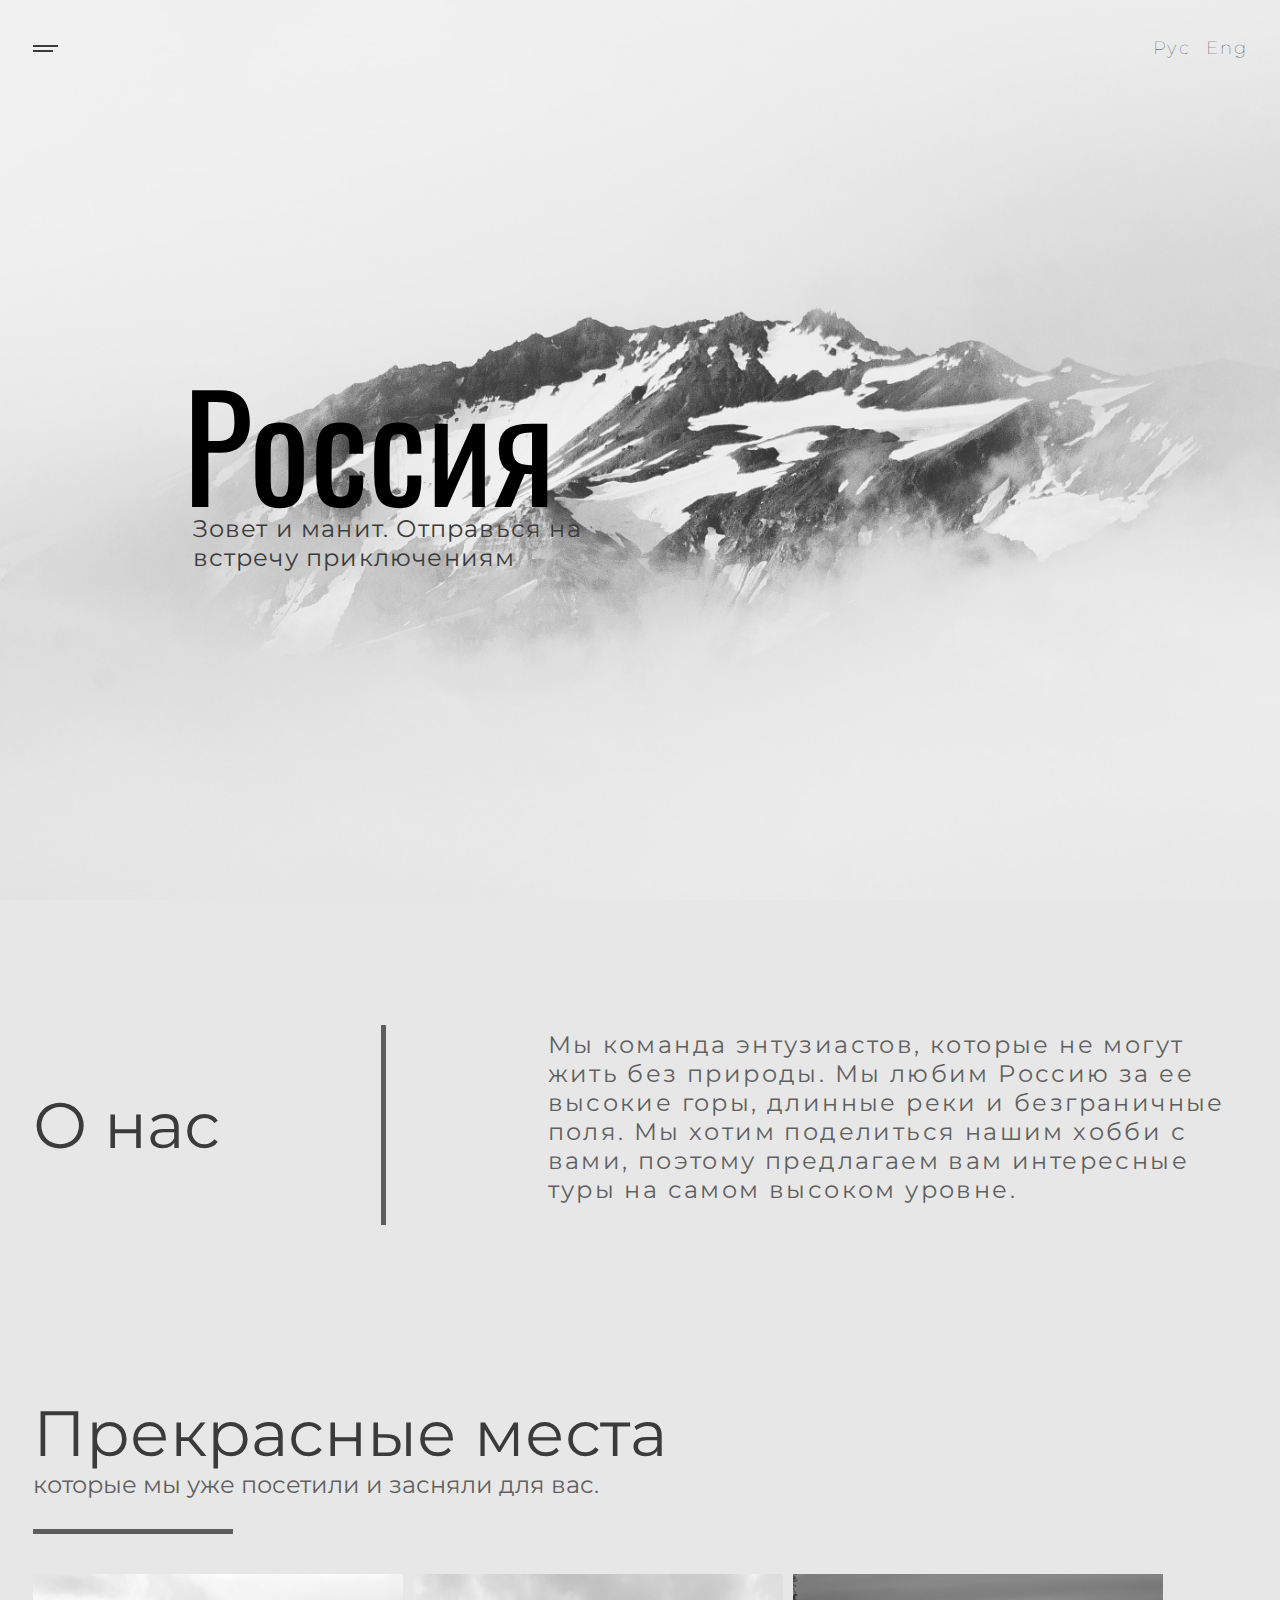
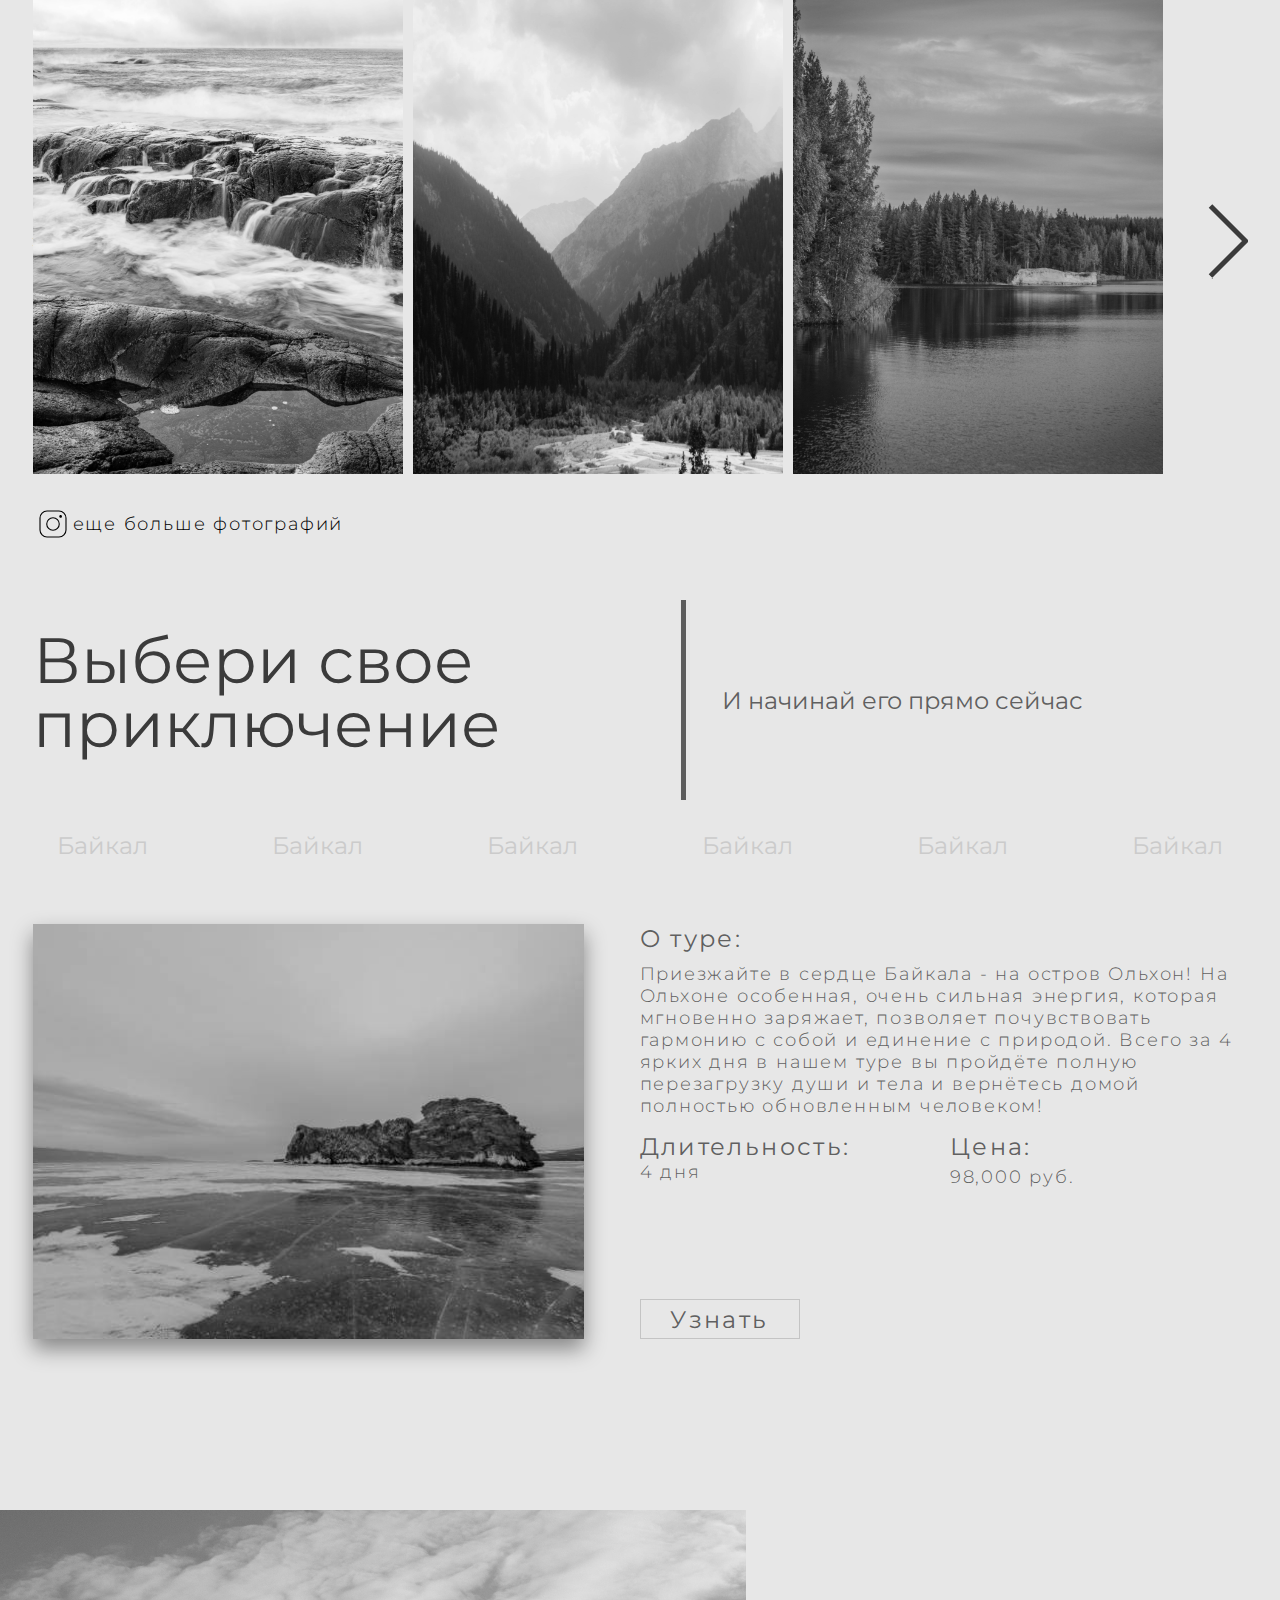
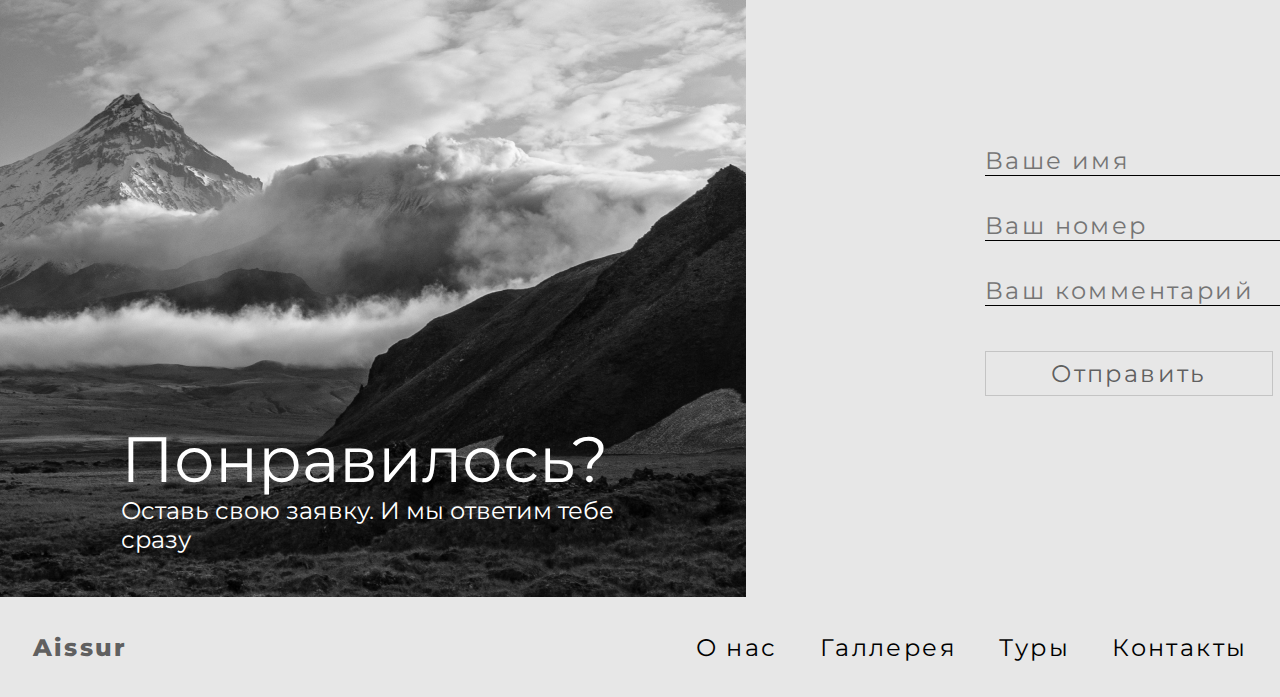
<file: index.html>
<!DOCTYPE html>
<html lang="en" dir="ltr">

<head>
  <meta charset="utf-8">
  <meta name="viewport" content="width=device-width">
  <link rel="stylesheet" href="css/style.css">
  <title></title>
</head>

<body>
  <div class="concept">
    <div class="container">
      <div class="nav">
        <div class="nav__burger">
        </div>
        <div class="nav__languages">
          <a href="#" class="nav__languages_text">Рус</a>
          <a href="#" class="nav__languages_text text_2">Eng</a>
        </div>
      </div>
      <div class="concept__article">
        <div class="concept__row">
          <div class="concept__article_text">
            <h1>Россия</h1>
          </div>
          <div class="concept__article_subtitle">
            <p>Зовет и манит. Отправься на встречу приключениям</p>
          </div>
        </div>
      </div>
    </div>
  </div>
  <div class="container">
    <div class="about">
      <div class="about__article">
        <div class="about__article_item header2">
          <h2>О нас</h2>
        </div>
        <div class="about__article_item lineVert">
          <span></span>
        </div>
        <div class="about__article_item paragraph">
          <p>Мы команда энтузиастов, которые не могут жить без природы. Мы любим Россию за ее высокие горы, длинные реки и безграничные поля. Мы хотим поделиться нашим хобби с вами, поэтому предлагаем вам интересные туры на самом высоком уровне.</p>
        </div>
      </div>
    </div>
    <div class="gallery">
      <div class="gallery__article">
        <div class="gallery__article_item header2"><h2>Прекрасные места</h2></div>
        <div class="gallery__article_item paragraph"><p>которые мы уже посетили и засняли для вас.</p></div>
        <div class="gallery__article_item1 lineHor"><span></span></div>
        <div class="gallery__slider">
          <div class="gallery__slider_item">
              <img src="img/gallery__slider_pic1.png" alt="none">
          </div>
          <div class="gallery__slider_item">
              <img src="img/gallery__slider_pic2.png" alt="none">
          </div>
          <div class="gallery__slider_item">
              <img src="img/gallery__slider_pic3.png" alt="none">
          </div>
          <div class="gallery__slider_item">
              <img src="img/gallery__slider_pic1.png" alt="none">
          </div>
          <div class="gallery__slider_item">
              <img src="img/gallery__slider_pic2.png" alt="none">
          </div>
          <div class="gallery__slider_item">
              <img src="img/gallery__slider_pic3.png" alt="none">
          </div>
        </div>
        <div class="gallery__ref">
            <div class="gallery__ref_icon">
              <img src="img/gallery__ref_icon.svg" alt="">
            </div>
            <div class="gallery__ref_text psmall">
              <p><a href="">еще больше фотографий</a></p>
            </div>
        </div>
      </div>
    </div>
    <div class="price">
      <div class="price__article">
        <div class="price__article_item header2">
          <h2>Выбери свое приключение</h2>
        </div>
        <div class="price__article_item lineVert">
          <span></span>
        </div>
        <div class="price__article_item paragraph">
          <p>И начинай его прямо сейчас</p>
        </div>
      </div>
      <div class="price__tag">
          <div class="price__tag_item paragraph">
            <a href="#tab_01">Байкал</a>
          </div>
          <div class="price__tag_item paragraph">
            <a href="#tab_02">Байкал</a>
          </div>
          <div class="price__tag_item paragraph">
            <a href="#tab_03">Байкал</a>
          </div>
          <div class="price__tag_item paragraph">
            <a href="#tab_04">Байкал</a>
          </div>
          <div class="price__tag_item paragraph">
            <a href="#tab_05">Байкал</a>
          </div>
          <div class="price__tag_item paragraph">
            <a href="#tab_06">Байкал</a>
          </div>
      </div>
      <div class="price__content" id="tab_01">
          <div class="price__content_pic">
            <img src="img/price__content_pic.png" alt="">
          </div>
          <div class="price__content_tag">
            <div class="price__tag_first">
              <h3>О туре:</h3>
              <p>Приезжайте в сердце Байкала - на остров Ольхон! На Ольхоне особенная, очень сильная энергия, которая мгновенно заряжает, позволяет почувствовать гармонию с собой и единение с природой. Всего за 4 ярких дня в нашем туре вы пройдёте полную перезагрузку души и тела и вернётесь домой полностью обновленным человеком! </p>
            </div>
            <div class="price__tag_second">
              <div class="price__tag_secondOne">
                <h3>Длительность:</h3>
                <p>4 дня</p>
              </div>
              <div class="price__tag_secondTwo">
                <h3>Цена:</h3>
                <p>98,000 руб.</p>
              </div>
            </div>
            <div class="price__tag_button">
              <div class="price__button">
                <h3>Узнать</h3>
              </div>
            </div>
          </div>
      </div>
    </div>
  </div>
  <div class="ref">
    <div class="ref__pic">
      <div class="ref__pic_articul">
        <div class="ref__pic_item header2">
          <h2>Понравилось?</h2>
        </div>
        <div class="ref__pic_item paragraph">
          <p>Оставь свою заявку. И мы ответим тебе сразу</p>
        </div>
      </div>
    </div>
    <div class="ref__app">
      <div class="ref__app_body">
        <div class="ref__app_item">
          <ul class="ref__app_input">
            <li><p><input type="text" placeholder="Ваше имя"></p></li>
            <li><p><input type="text" placeholder="Ваш номер"></p></li>
            <li><p><input type="text" placeholder="Ваш комментарий"></p></li>
          </ul>
        </div>
        <div class="ref__app_button">
          <div class="ref__app_btn">
            <p>Отправить</p>
          </div>
        </div>
      </div>
    </div>
  </div>
  <div class="container">
    <div class="footer">
      <div class="footer__logo">
        <p>Aissur</p>
      </div>
      <div class="footer__menu">
        <p>О нас</p>
        <p>Галлерея</p>
        <p>Туры</p>
        <p>Контакты</p>
      </div>
    </div>
  </div>
  <!-- JS -->

  <script src="https://code.jquery.com/jquery-3.5.1.js"></script>
  <script src="js/slick.min.js"></script>
  <script src="js/main.js"></script>
  <!-- JS -->
</body>

</html>
</file>
<file: css/style.css>
/*----------------------- Шрифты ------------------------------ */
@import url('https://fonts.googleapis.com/css2?family=Montserrat:wght@100;400;800&family=Oswald:wght@700&display=swap');
/*----------------------- Обнуление ------------------------------ */
*{
	padding: 0;
	margin: 0;
	border: 0;
}
*,*:before,*:after{
	-moz-box-sizing: border-box;
	-webkit-box-sizing: border-box;
	box-sizing: border-box;
}
:focus,:active{outline: none;}
a:focus,a:active{outline: none;}
nav,footer,header,aside{display: block;}
html,body{
	height: 100%;
	width: 100%;
	font-size: 100%;
	line-height: 1;
	font-size: 14px;
	-ms-text-size-adjust: 100%;
	-moz-text-size-adjust: 100%;
	-webkit-text-size-adjust: 100%;
}
input,button,textarea{font-family:inherit;}
input::-ms-clear{display: none;}
button{cursor: pointer;}
button::-moz-focus-inner {padding:0;border:0;}
a, a:visited{text-decoration: none;}
a:hover{text-decoration: none;}
ul li{list-style: none;}
img{vertical-align: top;}
h1,h2,h3,h4,h5,h6{font-size:inherit;font-weight: 400;}
/*----------------------- Основное ------------------------------ */
body{
 background: #E7E7E7;
}

.container{
	width: 1215px;
	margin-right: auto;
	margin-left: auto;
}

.header2{
	font-family: 'Montserrat';
	font-style: normal;
	font-weight: 800;
	font-size: 64px;
	color: #3B3B3B;
}

.paragraph{
	font-family: 'Montserrat';
	font-style: normal;
	font-weight: 400;
	font-size: 24px;
	line-height: 29px;
	color: rgba(59, 59, 59, 0.8);
}

.lineVert span{
	display: block;
	width: 5px;
	height: 200px;
	left: 501px;
	top: 120px;
	background: rgba(59, 59, 59, 0.8);
}

.lineHor span{
	display: block;
	width: 200px;
	height: 5px;
	left: 501px;
	top: 120px;
	background: rgba(59, 59, 59, 0.8);
}

.psmall{
	font-family: 'Montserrat';
	font-style: normal;
	font-weight: 300;
	font-size: 18px;
	line-height: 22px;
	letter-spacing: 0.1em;
}

.concept{
	width: 100%;
	height: 100%;
	background: url("../img/bg1.png") center/cover fixed no-repeat;
	display: flex;
}

.nav{
	position: relative;
	display: flex;
	align-items: center;
	justify-content: space-between;
	padding-top: 37px;
}

.nav__burger{
	display: block;
	position: relative;
	width: 25px;
	height: 7px;
}

.nav__burger::before{
	content: '';
	background-color: #3B3B3B;
	position: absolute;
	width: 100%;
	height: 2px;
	left: 0;
	top: 0;
	transition: 0.5s;
}

.nav__burger::after{
	content: '';
	background-color: #3B3B3B;
	position: absolute;
	width: 20px;
	height: 2px;
	left: 0;
	bottom: 0;
	transition: 0.5s;
}

.nav__languages{
	display: flex;
}

.nav__burger_line1{
	display: block;
	position: relative;
	right: 0;
	width: 25px;
	height: 20px;
}

.nav__languages_text{
  font-family: 'Montserrat',sans-serif;
  color: #3B3B3B;
  font-weight: lighter;
  font-size: 18px;
  line-height: 22px;
  letter-spacing: 0.1em;
}

.nav__languages_text:hover{
	color: black;
}

.text_2{
	padding-left: 15px;
}

.concept__article{
	padding-left: 150px;
	width: 100%;
	height: 85%;
	display: inline-flex;
	align-items: center;
}

.concept__article_text{
	font-family: 'Oswald', sans-serif;
	font-style: normal;
	font-weight: 400;
	font-size: 144px;
}

.concept__article_subtitle{
	padding-left: 10px;
	position: absolute;
	width: 411px;
	height: 58px;

	font-family: 'Montserrat', sans-serif;
	font-weight: 400;
	font-size: 24px;
	line-height: 29px;
	letter-spacing: 0.05em;
	color: #3B3B3B;
}

.about{
	height: 450px;
}

.about__article{
	width: 100%;
	height: 100%;
	display: flex;
	justify-content: space-between;
	align-items: center;
}

.about__article_item p{
	width: 700px;
	height: 190px;
	letter-spacing: 0.1em;
}

.gallery{
	width: 100%;
	height: 850px;
}

.gallery__article{
	padding-top: 46px;
}

.gallery__article_item{
	padding-top: 5px;
}

.gallery__article_item1{
	padding-top: 30px;
}

.gallery__slider{
	position: relative;
	height: 100%;
	padding-top: 40px;
}

.gallery__slider_item{
	box-shadow: 8px 8px 5px -2px rgba(0, 0, 0, 0.05);
}

.gallery__slider_item img{
	width: 370px;
	height: 500px;
	transition: 1s;
}

.gallery__slider_item img:hover{
	box-shadow: 0px 10px 20px rgba(0, 0, 0, 0.42);
}

.slick-track{
	display: flex;
}

.slick-arrow{
	position: absolute;
	top: 50%;
	width: 40px;
	height: 75px;
}

.slick-arrow.slick-next{
	right: 0;
	font-size: 0;
	background-image: url('../img/galler__slider_arrow.svg');
	background-color: #E7E7E7;
}

.slick-list{
	width: 1140px;
	overflow: hidden;
}

.gallery__ref{
	padding-top: 30px;
	display: flex;
	align-items: center;
}

.gallery__ref_text a{
	color: rgba(59, 59, 59, 0.8);
	transition: 0.9s;
}

.gallery__ref_text a{
	color: #000000;
	transition: 0.9s;
}

.price{}

.price__article{
	width: 1050px;
	display: flex;
	justify-content: space-between;
	align-items: center;
}

.price__article_item{}

.price__article_item h2{
	width: 612px;
	height: 144px;
}

.price__tag{
	padding-top: 25px;
	display: flex;
	align-items: center;
	justify-content: space-between;
}

.price__tag_item{
	width: 140px;
	height: 40px;
	display: flex;
	justify-content: center;
	align-items: center;
	transition: 1s;
}

.price__tag_item a{
	color: #CBCBCB;
	transition: 0.8s;
}

.price__tag_item:hover{
	border: 1px solid #C4C4C4;
}

.price__tag_item a:hover{
	color: #000000;
}

.price__content{
	padding-top: 59px;
	display: flex;
	justify-content: space-between;
}

.price__content_pic{}

.price__content_pic img{
	box-shadow: 0px 10px 20px rgba(0, 0, 0, 0.42);
}

.price__content_tag{
	position: relative;
	padding-left: 56px;
}

.price__content_tag h3{
	font-family: 'Montserrat';
	font-style: normal;
	font-weight: 400;
	font-size: 24px;
	line-height: 29px;
	letter-spacing: 0.1em;
	color: rgba(59, 59, 59, 0.8);
}

.price__content_tag p{
	font-family: 'Montserrat';
	font-style: normal;
	font-weight: 300;
	font-size: 18px;
	line-height: 22px;
	letter-spacing: 0.1em;
	color: rgba(59, 59, 59, 0.8);
}

.price__tag_first{}

.price__tag_first h3{}

.price__tag_first p{
	padding-top: 10px;
}

.price__tag_second{
	padding-top: 15px;
	display: flex;
}

.price__tag_secondOne{}

.price__tag_secondTwo{
	padding-left: 99px;
}

.price__tag_secondTwo p{
	padding-top: 5px;
}
.price__tag_button{
	position: absolute;
	bottom: 0;
}

.price__button{
	width: 160px;
	height: 40px;
	display: flex;
	justify-content: center;
	align-items: center;
	border: 1px solid #C4C4C4;
	transition: 1s;
}

.price__button h3{
	transition: 0.9s;
}

.price__button:hover{
	border: 0px solid #C4C4C4;
	box-shadow: 0px 10px 20px rgba(0, 0, 0, 0.42);
}

.price__button h3:hover{
	color: #000000;
}

.ref{
	padding-top: 171px;
	display: flex;
}

.ref__pic{
	position: relative;
	display: flex;
	justify-content: center;
	background: url("../img/ref__picture.png");
	width: 746px;
	height: 687px;
}

.ref__pic_articul{
	position: absolute;
	bottom: 30px;
}

.ref__pic_item{}

.ref__pic_item h2{
	color: #ffffff;
	padding-bottom: 5px;
}

.ref__pic_item p{
	color: #ffffff;
	width: 504.71px;
	height: 71px;
}

.ref__app{
	position: relative;
	text-align: center;
	display: flex;
	align-items: center;
}

.ref__app_body{
	position: absolute;
	margin-left: 239px;
}

.ref__app_item{}

.ref__app_input{}

.ref__app_input input{
	background-color: rgba(231, 231, 231, 1);
	border-bottom: 1px solid #000000;
	font-family: 'Montserrat';
	font-style: normal;
	font-weight: 400;
	font-size: 24px;
	line-height: 29px;
	letter-spacing: 0.1em;
}

.ref__app_input ul{}

.ref__app_input li{
	padding-top: 35px;
}

.ref__app_input p{}

.ref__app_button{
	padding-top: 45px;
}

.ref__app_btn{
	width: 288px;
	height: 45px;
	display: flex;
	justify-content: center;
	align-items: center;
	border: 1px solid #C4C4C4;
	font-family: 'Montserrat';
	font-style: normal;
	font-weight: 400;
	font-size: 24px;
	line-height: 29px;
	letter-spacing: 0.1em;
	color: rgba(59, 59, 59, 0.8);
	transition: 1s;
}

.ref__app_btn:hover{
	border: 0px solid #C4C4C4;
	box-shadow: 0px 10px 20px rgba(0, 0, 0, 0.42);
}

.ref__app_btn p{
	transition: 0.9s;
}

.ref__app_btn p:hover{
	color: #000000;
}

.footer{
	height: 100px;
	display: flex;
	justify-content: space-between;
	align-items: center;
}

.footer__logo{
	font-family: 'Montserrat';
	font-style: normal;
	font-weight: 800;
	font-size: 24px;
	line-height: 29px;
	letter-spacing: 0.1em;
	color: rgba(59, 59, 59, 0.8);
}

.footer__menu{
	width: 552px;
	display: flex;
	justify-content: space-between;
	align-items: center;
	font-family: 'Montserrat';
	font-style: normal;
	font-weight: 400;
	font-size: 24px;
	line-height: 29px;
	letter-spacing: 0.1em;
}

.footer__menu p{
	transition: 1s;
}

.footer__menu p:hover{
	text-decoration: underline;
}
/*----------------------- media query ------------------------------ */
</file>
